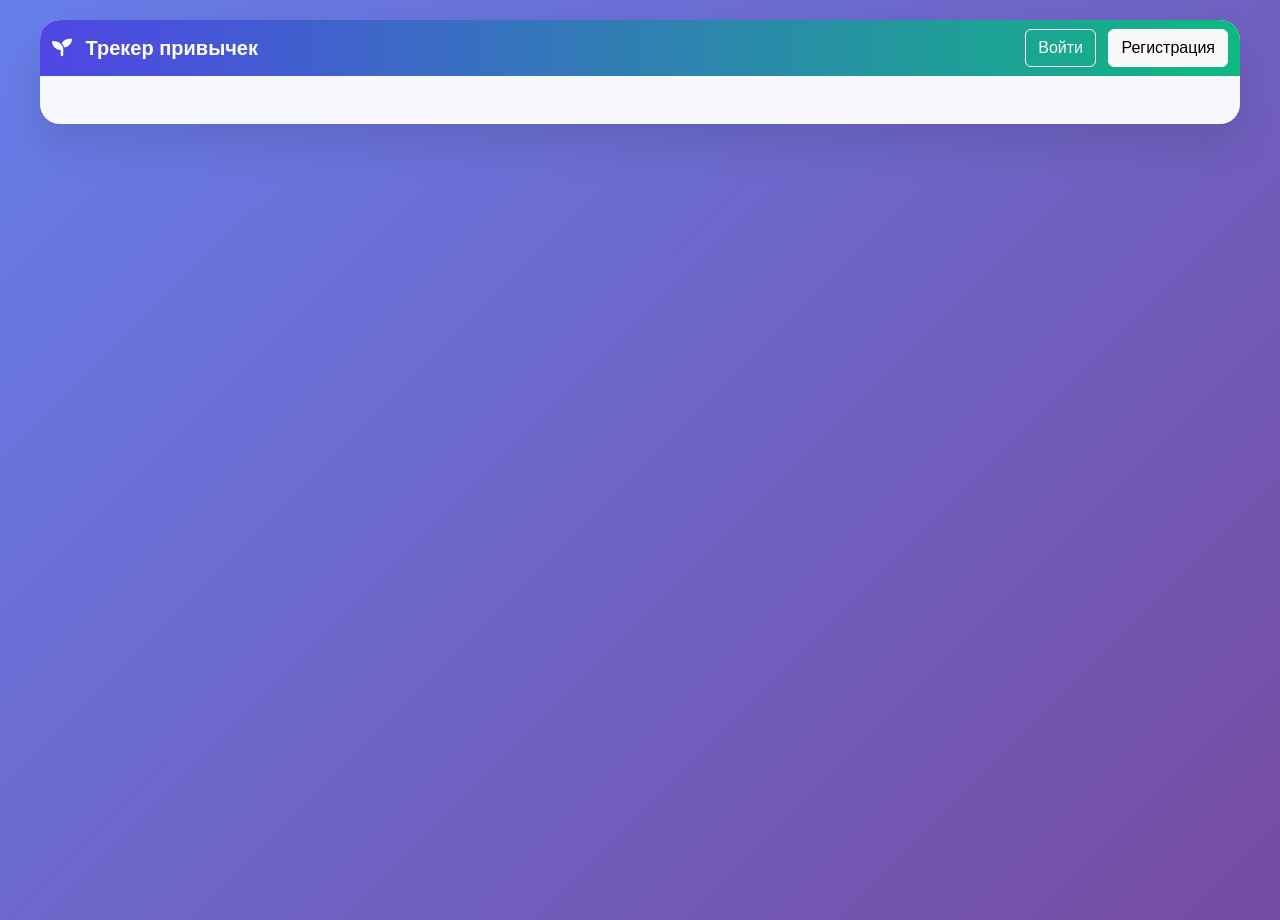
<file: frontend/index.html>
<!DOCTYPE html>
<html lang="ru">
<head>
    <meta charset="UTF-8">
    <meta name="viewport" content="width=device-width, initial-scale=1.0">
    <title>Трекер полезных привычек</title>
    <link href="https://cdn.jsdelivr.net/npm/bootstrap@5.3.0/dist/css/bootstrap.min.css" rel="stylesheet">
    <link href="https://cdnjs.cloudflare.com/ajax/libs/font-awesome/6.0.0/css/all.min.css" rel="stylesheet">
    <link href="styles.css" rel="stylesheet">
    <style>
        :root {
            --primary-color: #4f46e5;
            --secondary-color: #10b981;
            --danger-color: #ef4444;
            --warning-color: #f59e0b;
        }
        
        body {
            background: linear-gradient(135deg, #667eea 0%, #764ba2 100%);
            min-height: 100vh;
            font-family: 'Segoe UI', Tahoma, Geneva, Verdana, sans-serif;
        }
        
        .main-container {
            background: rgba(255, 255, 255, 0.95);
            backdrop-filter: blur(10px);
            border-radius: 20px;
            box-shadow: 0 20px 40px rgba(0, 0, 0, 0.1);
            margin: 20px auto;
            max-width: 1200px;
        }
        
        .navbar-custom {
            background: linear-gradient(90deg, var(--primary-color), var(--secondary-color));
            border-radius: 20px 20px 0 0;
        }
        
        .habit-card {
            border: none;
            border-radius: 15px;
            box-shadow: 0 5px 15px rgba(0, 0, 0, 0.08);
            transition: transform 0.3s ease, box-shadow 0.3s ease;
            margin-bottom: 20px;
        }
        
        .habit-card:hover {
            transform: translateY(-5px);
            box-shadow: 0 10px 25px rgba(0, 0, 0, 0.15);
        }
        
        .habit-pleasant {
            border-left: 5px solid var(--secondary-color);
        }
        
        .habit-useful {
            border-left: 5px solid var(--primary-color);
        }
        
        .btn-custom {
            border-radius: 25px;
            padding: 10px 25px;
            font-weight: 600;
            transition: all 0.3s ease;
        }
        
        .btn-primary-custom {
            background: linear-gradient(45deg, var(--primary-color), #6366f1);
            border: none;
            color: white;
        }
        
        .btn-primary-custom:hover {
            transform: translateY(-2px);
            box-shadow: 0 5px 15px rgba(79, 70, 229, 0.4);
        }
        
        .btn-success-custom {
            background: linear-gradient(45deg, var(--secondary-color), #059669);
            border: none;
            color: white;
        }
        
        .form-control-custom {
            border-radius: 15px;
            border: 2px solid #e5e7eb;
            padding: 12px 20px;
            transition: border-color 0.3s ease;
        }
        
        .form-control-custom:focus {
            border-color: var(--primary-color);
            box-shadow: 0 0 0 0.2rem rgba(79, 70, 229, 0.25);
        }
        
        .stats-card {
            background: linear-gradient(135deg, #667eea 0%, #764ba2 100%);
            color: white;
            border-radius: 15px;
            padding: 20px;
            text-align: center;
        }
        
        .hidden {
            display: none !important;
        }
        
        .loading {
            text-align: center;
            padding: 40px;
        }
        
        .spinner-border-custom {
            color: var(--primary-color);
        }
        
        .alert-custom {
            border-radius: 15px;
            border: none;
        }
        
        .public-badge {
            background: linear-gradient(45deg, var(--warning-color), #f97316);
            color: white;
            border-radius: 20px;
            padding: 5px 15px;
            font-size: 0.8em;
        }
        
        .time-badge {
            background: linear-gradient(45deg, #6b7280, #4b5563);
            color: white;
            border-radius: 15px;
            padding: 5px 12px;
            font-size: 0.85em;
        }
    </style>
</head>
<body>
    <div class="container-fluid">
        <div class="main-container">
            <!-- Navigation -->
            <nav class="navbar navbar-expand-lg navbar-dark navbar-custom">
                <div class="container-fluid">
                    <a class="navbar-brand fw-bold" href="#">
                        <i class="fas fa-seedling me-2"></i>
                        Трекер привычек
                    </a>
                    <div class="navbar-nav ms-auto">
                        <div id="auth-section">
                            <button class="btn btn-outline-light me-2" onclick="showLogin()">Войти</button>
                            <button class="btn btn-light" onclick="showRegister()">Регистрация</button>
                        </div>
                        <div id="user-section" class="hidden">
                            <span class="navbar-text me-3">
                                <i class="fas fa-user me-1"></i>
                                <span id="user-email"></span>
                            </span>
                            <button class="btn btn-outline-light me-2" onclick="showProfile()">Профиль</button>
                            <button class="btn btn-outline-light" onclick="logout()">Выйти</button>
                        </div>
                    </div>
                </div>
            </nav>

            <!-- Main Content -->
            <div class="container-fluid p-4">
                <!-- Login Form -->
                <div id="login-form" class="row justify-content-center hidden">
                    <div class="col-md-6">
                        <div class="card habit-card">
                            <div class="card-header bg-primary text-white">
                                <h4 class="mb-0"><i class="fas fa-sign-in-alt me-2"></i>Авторизация</h4>
                            </div>
                            <div class="card-body">
                                <form onsubmit="login(event)">
                                    <div class="mb-3">
                                        <label class="form-label">Email</label>
                                        <input type="email" class="form-control form-control-custom" id="login-email" required>
                                    </div>
                                    <div class="mb-3">
                                        <label class="form-label">Пароль</label>
                                        <input type="password" class="form-control form-control-custom" id="login-password" required>
                                    </div>
                                    <button type="submit" class="btn btn-primary-custom btn-custom w-100">
                                        <i class="fas fa-sign-in-alt me-2"></i>Войти
                                    </button>
                                </form>
                            </div>
                        </div>
                    </div>
                </div>

                <!-- Registration Form -->
                <div id="register-form" class="row justify-content-center hidden">
                    <div class="col-md-6">
                        <div class="card habit-card">
                            <div class="card-header bg-success text-white">
                                <h4 class="mb-0"><i class="fas fa-user-plus me-2"></i>Регистрация</h4>
                            </div>
                            <div class="card-body">
                                <form onsubmit="register(event)">
                                    <div class="row">
                                        <div class="col-md-6 mb-3">
                                            <label class="form-label">Имя</label>
                                            <input type="text" class="form-control form-control-custom" id="register-first-name">
                                        </div>
                                        <div class="col-md-6 mb-3">
                                            <label class="form-label">Фамилия</label>
                                            <input type="text" class="form-control form-control-custom" id="register-last-name">
                                        </div>
                                    </div>
                                    <div class="mb-3">
                                        <label class="form-label">Username</label>
                                        <input type="text" class="form-control form-control-custom" id="register-username" required>
                                    </div>
                                    <div class="mb-3">
                                        <label class="form-label">Email</label>
                                        <input type="email" class="form-control form-control-custom" id="register-email" required>
                                    </div>
                                    <div class="mb-3">
                                        <label class="form-label">Пароль</label>
                                        <input type="password" class="form-control form-control-custom" id="register-password" required>
                                    </div>
                                    <div class="mb-3">
                                        <label class="form-label">Подтверждение пароля</label>
                                        <input type="password" class="form-control form-control-custom" id="register-password-confirm" required>
                                    </div>
                                    <button type="submit" class="btn btn-success-custom btn-custom w-100">
                                        <i class="fas fa-user-plus me-2"></i>Зарегистрироваться
                                    </button>
                                </form>
                            </div>
                        </div>
                    </div>
                </div>

                <!-- Profile Form -->
                <div id="profile-form" class="row justify-content-center hidden">
                    <div class="col-md-6">
                        <div class="card habit-card">
                            <div class="card-header bg-info text-white">
                                <h4 class="mb-0"><i class="fas fa-user-edit me-2"></i>Профиль</h4>
                            </div>
                            <div class="card-body">
                                <form onsubmit="updateProfile(event)">
                                    <div class="row">
                                        <div class="col-md-6 mb-3">
                                            <label class="form-label">Имя</label>
                                            <input type="text" class="form-control form-control-custom" id="profile-first-name">
                                        </div>
                                        <div class="col-md-6 mb-3">
                                            <label class="form-label">Фамилия</label>
                                            <input type="text" class="form-control form-control-custom" id="profile-last-name">
                                        </div>
                                    </div>
                                    <div class="mb-3">
                                        <label class="form-label">Telegram Chat ID</label>
                                        <input type="text" class="form-control form-control-custom" id="profile-telegram-chat-id" 
                                               placeholder="Для получения уведомлений в Telegram">
                                        <div class="form-text">
                                            <i class="fas fa-info-circle me-1"></i>
                                            Напишите боту @YourHabitBot команду /start для получения Chat ID
                                        </div>
                                    </div>
                                    <button type="submit" class="btn btn-primary-custom btn-custom w-100">
                                        <i class="fas fa-save me-2"></i>Сохранить
                                    </button>
                                </form>
                            </div>
                        </div>
                    </div>
                </div>

                <!-- Main Dashboard -->
                <div id="dashboard" class="hidden">
                    <!-- Stats -->
                    <div class="row mb-4">
                        <div class="col-md-3">
                            <div class="stats-card">
                                <i class="fas fa-list-check fa-2x mb-2"></i>
                                <h3 id="total-habits">0</h3>
                                <p class="mb-0">Всего привычек</p>
                            </div>
                        </div>
                        <div class="col-md-3">
                            <div class="stats-card">
                                <i class="fas fa-heart fa-2x mb-2"></i>
                                <h3 id="pleasant-habits">0</h3>
                                <p class="mb-0">Приятных</p>
                            </div>
                        </div>
                        <div class="col-md-3">
                            <div class="stats-card">
                                <i class="fas fa-globe fa-2x mb-2"></i>
                                <h3 id="public-habits">0</h3>
                                <p class="mb-0">Публичных</p>
                            </div>
                        </div>
                        <div class="col-md-3">
                            <div class="stats-card">
                                <i class="fas fa-clock fa-2x mb-2"></i>
                                <h3 id="avg-time">0</h3>
                                <p class="mb-0">Среднее время (мин)</p>
                            </div>
                        </div>
                    </div>

                    <!-- Navigation Tabs -->
                    <ul class="nav nav-pills mb-4" role="tablist">
                        <li class="nav-item">
                            <button class="nav-link active btn-custom" onclick="showMyHabits()">
                                <i class="fas fa-list me-2"></i>Мои привычки
                            </button>
                        </li>
                        <li class="nav-item">
                            <button class="nav-link btn-custom" onclick="showPublicHabits()">
                                <i class="fas fa-globe me-2"></i>Публичные привычки
                            </button>
                        </li>
                        <li class="nav-item">
                            <button class="nav-link btn-custom" onclick="showAddHabit()">
                                <i class="fas fa-plus me-2"></i>Добавить привычку
                            </button>
                        </li>
                    </ul>

                    <!-- Add Habit Form -->
                    <div id="add-habit-form" class="hidden">
                        <div class="card habit-card">
                            <div class="card-header bg-success text-white">
                                <h4 class="mb-0"><i class="fas fa-plus me-2"></i>Новая привычка</h4>
                            </div>
                            <div class="card-body">
                                <form onsubmit="addHabit(event)">
                                    <div class="row">
                                        <div class="col-md-6 mb-3">
                                            <label class="form-label">Действие *</label>
                                            <input type="text" class="form-control form-control-custom" id="habit-action" 
                                                   placeholder="Например: Выпить стакан воды" required>
                                        </div>
                                        <div class="col-md-6 mb-3">
                                            <label class="form-label">Место *</label>
                                            <input type="text" class="form-control form-control-custom" id="habit-place" 
                                                   placeholder="Например: Кухня" required>
                                        </div>
                                    </div>
                                    <div class="row">
                                        <div class="col-md-4 mb-3">
                                            <label class="form-label">Время *</label>
                                            <input type="time" class="form-control form-control-custom" id="habit-time" required>
                                        </div>
                                        <div class="col-md-4 mb-3">
                                            <label class="form-label">Время выполнения (сек) *</label>
                                            <input type="number" class="form-control form-control-custom" id="habit-execution-time" 
                                                   min="1" max="120" placeholder="60" required>
                                        </div>
                                        <div class="col-md-4 mb-3">
                                            <label class="form-label">Периодичность (дни) *</label>
                                            <select class="form-control form-control-custom" id="habit-periodicity" required>
                                                <option value="1">Ежедневно</option>
                                                <option value="2">Через день</option>
                                                <option value="3">Каждые 3 дня</option>
                                                <option value="7">Еженедельно</option>
                                            </select>
                                        </div>
                                    </div>
                                    <div class="row">
                                        <div class="col-md-6 mb-3">
                                            <div class="form-check">
                                                <input class="form-check-input" type="checkbox" id="habit-is-pleasant" onchange="togglePleasantHabit()">
                                                <label class="form-check-label" for="habit-is-pleasant">
                                                    Приятная привычка
                                                </label>
                                            </div>
                                        </div>
                                        <div class="col-md-6 mb-3">
                                            <div class="form-check">
                                                <input class="form-check-input" type="checkbox" id="habit-is-public">
                                                <label class="form-check-label" for="habit-is-public">
                                                    Публичная привычка
                                                </label>
                                            </div>
                                        </div>
                                    </div>
                                    <div id="reward-section">
                                        <div class="row">
                                            <div class="col-md-6 mb-3">
                                                <label class="form-label">Вознаграждение</label>
                                                <input type="text" class="form-control form-control-custom" id="habit-reward" 
                                                       placeholder="Например: Съесть конфету">
                                            </div>
                                            <div class="col-md-6 mb-3">
                                                <label class="form-label">Связанная привычка</label>
                                                <select class="form-control form-control-custom" id="habit-related">
                                                    <option value="">Выберите приятную привычку</option>
                                                </select>
                                            </div>
                                        </div>
                                    </div>
                                    <button type="submit" class="btn btn-success-custom btn-custom">
                                        <i class="fas fa-plus me-2"></i>Создать привычку
                                    </button>
                                </form>
                            </div>
                        </div>
                    </div>

                    <!-- My Habits -->
                    <div id="my-habits">
                        <div class="d-flex justify-content-between align-items-center mb-3">
                            <h4><i class="fas fa-list me-2"></i>Мои привычки</h4>
                            <div class="btn-group">
                                <button class="btn btn-outline-primary btn-sm" onclick="filterHabits('all')">Все</button>
                                <button class="btn btn-outline-primary btn-sm" onclick="filterHabits('useful')">Полезные</button>
                                <button class="btn btn-outline-primary btn-sm" onclick="filterHabits('pleasant')">Приятные</button>
                            </div>
                        </div>
                        <div id="habits-list" class="row">
                            <!-- Habits will be loaded here -->
                        </div>
                        <div id="habits-pagination" class="d-flex justify-content-center mt-4">
                            <!-- Pagination will be loaded here -->
                        </div>
                    </div>

                    <!-- Public Habits -->
                    <div id="public-habits" class="hidden">
                        <h4 class="mb-3"><i class="fas fa-globe me-2"></i>Публичные привычки</h4>
                        <div id="public-habits-list" class="row">
                            <!-- Public habits will be loaded here -->
                        </div>
                        <div id="public-habits-pagination" class="d-flex justify-content-center mt-4">
                            <!-- Pagination will be loaded here -->
                        </div>
                    </div>
                </div>

                <!-- Loading -->
                <div id="loading" class="loading">
                    <div class="spinner-border spinner-border-custom" role="status">
                        <span class="visually-hidden">Загрузка...</span>
                    </div>
                    <p class="mt-3">Загрузка...</p>
                </div>

                <!-- Alerts -->
                <div id="alerts-container" class="position-fixed top-0 end-0 p-3" style="z-index: 1050;">
                    <!-- Alerts will be shown here -->
                </div>
            </div>
        </div>
    </div>

    <script src="https://cdn.jsdelivr.net/npm/bootstrap@5.3.0/dist/js/bootstrap.bundle.min.js"></script>
    <script src="app.js"></script>
</body>
</html>
</file>
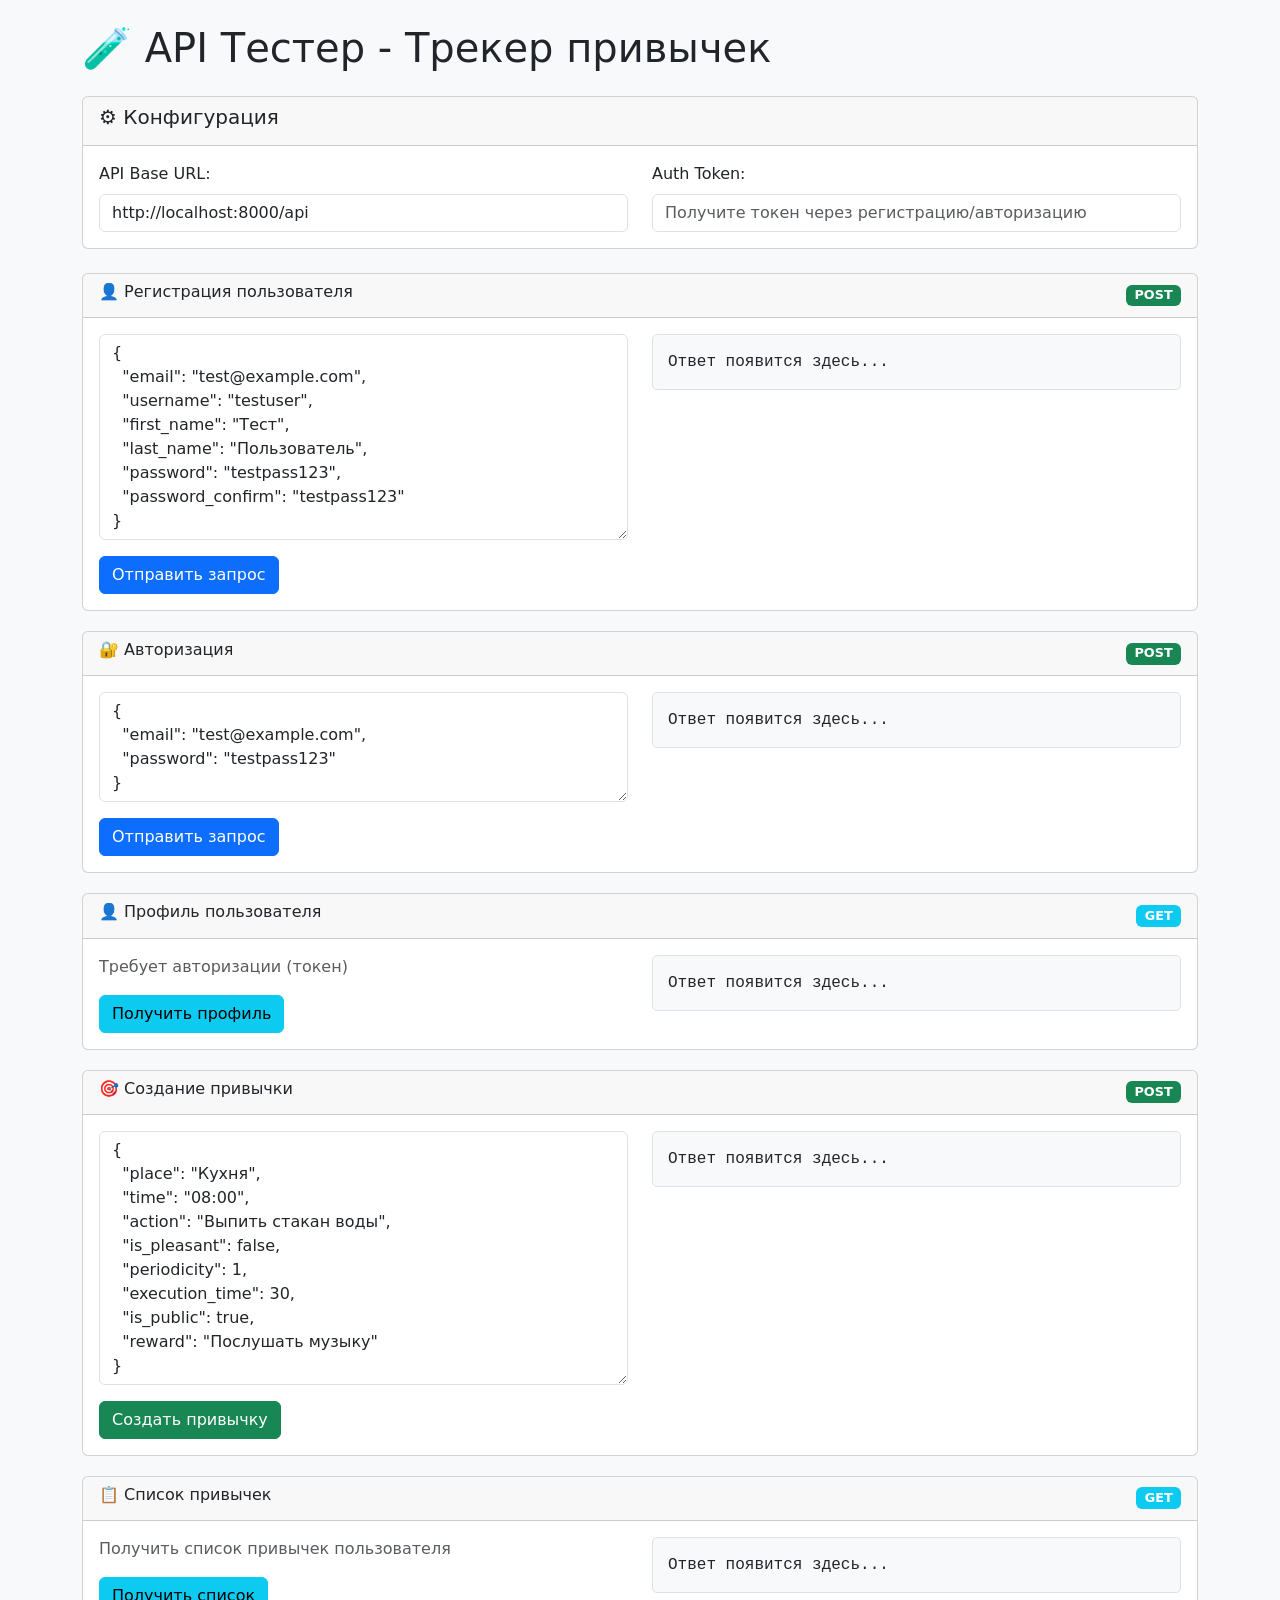
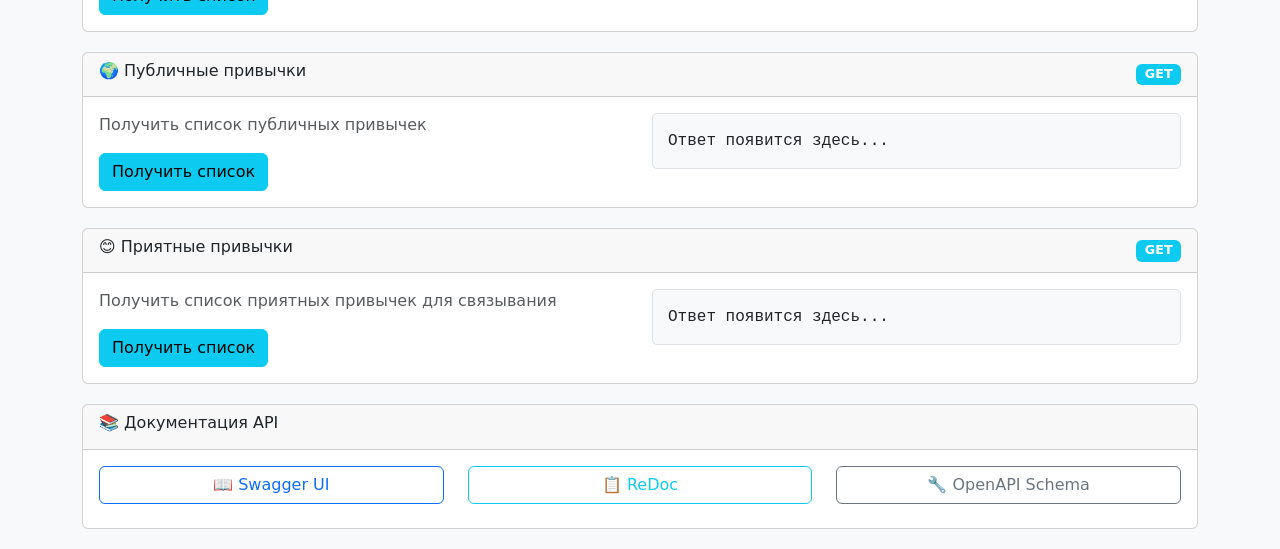
<file: frontend/api_test.html>
<!DOCTYPE html>
<html lang="ru">
<head>
    <meta charset="UTF-8">
    <meta name="viewport" content="width=device-width, initial-scale=1.0">
    <title>API Тестер - Трекер привычек</title>
    <link href="https://cdn.jsdelivr.net/npm/bootstrap@5.3.0/dist/css/bootstrap.min.css" rel="stylesheet">
    <style>
        body { background-color: #f8f9fa; }
        .endpoint-card { margin-bottom: 20px; }
        .response-area { 
            background-color: #f8f9fa; 
            border: 1px solid #dee2e6; 
            border-radius: 5px; 
            padding: 15px; 
            font-family: monospace; 
            white-space: pre-wrap;
            max-height: 300px;
            overflow-y: auto;
        }
        .success { color: #28a745; }
        .error { color: #dc3545; }
        .method-badge { font-size: 0.8em; }
    </style>
</head>
<body>
    <div class="container mt-4">
        <h1 class="mb-4">🧪 API Тестер - Трекер привычек</h1>
        
        <!-- Конфигурация -->
        <div class="card mb-4">
            <div class="card-header">
                <h5>⚙️ Конфигурация</h5>
            </div>
            <div class="card-body">
                <div class="row">
                    <div class="col-md-6">
                        <label class="form-label">API Base URL:</label>
                        <input type="text" class="form-control" id="apiBaseUrl" value="http://localhost:8000/api">
                    </div>
                    <div class="col-md-6">
                        <label class="form-label">Auth Token:</label>
                        <input type="text" class="form-control" id="authToken" placeholder="Получите токен через регистрацию/авторизацию">
                    </div>
                </div>
            </div>
        </div>

        <!-- Регистрация -->
        <div class="card endpoint-card">
            <div class="card-header d-flex justify-content-between align-items-center">
                <h6>👤 Регистрация пользователя</h6>
                <span class="badge bg-success method-badge">POST</span>
            </div>
            <div class="card-body">
                <div class="row">
                    <div class="col-md-6">
                        <textarea class="form-control mb-3" id="registerData" rows="8">{
  "email": "test@example.com",
  "username": "testuser",
  "first_name": "Тест",
  "last_name": "Пользователь",
  "password": "testpass123",
  "password_confirm": "testpass123"
}</textarea>
                        <button class="btn btn-primary" onclick="testRegister()">Отправить запрос</button>
                    </div>
                    <div class="col-md-6">
                        <div class="response-area" id="registerResponse">Ответ появится здесь...</div>
                    </div>
                </div>
            </div>
        </div>

        <!-- Авторизация -->
        <div class="card endpoint-card">
            <div class="card-header d-flex justify-content-between align-items-center">
                <h6>🔐 Авторизация</h6>
                <span class="badge bg-success method-badge">POST</span>
            </div>
            <div class="card-body">
                <div class="row">
                    <div class="col-md-6">
                        <textarea class="form-control mb-3" id="loginData" rows="4">{
  "email": "test@example.com",
  "password": "testpass123"
}</textarea>
                        <button class="btn btn-primary" onclick="testLogin()">Отправить запрос</button>
                    </div>
                    <div class="col-md-6">
                        <div class="response-area" id="loginResponse">Ответ появится здесь...</div>
                    </div>
                </div>
            </div>
        </div>

        <!-- Профиль -->
        <div class="card endpoint-card">
            <div class="card-header d-flex justify-content-between align-items-center">
                <h6>👤 Профиль пользователя</h6>
                <span class="badge bg-info method-badge">GET</span>
            </div>
            <div class="card-body">
                <div class="row">
                    <div class="col-md-6">
                        <p class="text-muted">Требует авторизации (токен)</p>
                        <button class="btn btn-info" onclick="testProfile()">Получить профиль</button>
                    </div>
                    <div class="col-md-6">
                        <div class="response-area" id="profileResponse">Ответ появится здесь...</div>
                    </div>
                </div>
            </div>
        </div>

        <!-- Создание привычки -->
        <div class="card endpoint-card">
            <div class="card-header d-flex justify-content-between align-items-center">
                <h6>🎯 Создание привычки</h6>
                <span class="badge bg-success method-badge">POST</span>
            </div>
            <div class="card-body">
                <div class="row">
                    <div class="col-md-6">
                        <textarea class="form-control mb-3" id="habitData" rows="10">{
  "place": "Кухня",
  "time": "08:00",
  "action": "Выпить стакан воды",
  "is_pleasant": false,
  "periodicity": 1,
  "execution_time": 30,
  "is_public": true,
  "reward": "Послушать музыку"
}</textarea>
                        <button class="btn btn-success" onclick="testCreateHabit()">Создать привычку</button>
                    </div>
                    <div class="col-md-6">
                        <div class="response-area" id="habitResponse">Ответ появится здесь...</div>
                    </div>
                </div>
            </div>
        </div>

        <!-- Список привычек -->
        <div class="card endpoint-card">
            <div class="card-header d-flex justify-content-between align-items-center">
                <h6>📋 Список привычек</h6>
                <span class="badge bg-info method-badge">GET</span>
            </div>
            <div class="card-body">
                <div class="row">
                    <div class="col-md-6">
                        <p class="text-muted">Получить список привычек пользователя</p>
                        <button class="btn btn-info" onclick="testGetHabits()">Получить список</button>
                    </div>
                    <div class="col-md-6">
                        <div class="response-area" id="habitsResponse">Ответ появится здесь...</div>
                    </div>
                </div>
            </div>
        </div>

        <!-- Публичные привычки -->
        <div class="card endpoint-card">
            <div class="card-header d-flex justify-content-between align-items-center">
                <h6>🌍 Публичные привычки</h6>
                <span class="badge bg-info method-badge">GET</span>
            </div>
            <div class="card-body">
                <div class="row">
                    <div class="col-md-6">
                        <p class="text-muted">Получить список публичных привычек</p>
                        <button class="btn btn-info" onclick="testGetPublicHabits()">Получить список</button>
                    </div>
                    <div class="col-md-6">
                        <div class="response-area" id="publicHabitsResponse">Ответ появится здесь...</div>
                    </div>
                </div>
            </div>
        </div>

        <!-- Приятные привычки -->
        <div class="card endpoint-card">
            <div class="card-header d-flex justify-content-between align-items-center">
                <h6>😊 Приятные привычки</h6>
                <span class="badge bg-info method-badge">GET</span>
            </div>
            <div class="card-body">
                <div class="row">
                    <div class="col-md-6">
                        <p class="text-muted">Получить список приятных привычек для связывания</p>
                        <button class="btn btn-info" onclick="testGetPleasantHabits()">Получить список</button>
                    </div>
                    <div class="col-md-6">
                        <div class="response-area" id="pleasantHabitsResponse">Ответ появится здесь...</div>
                    </div>
                </div>
            </div>
        </div>

        <!-- Документация -->
        <div class="card endpoint-card">
            <div class="card-header">
                <h6>📚 Документация API</h6>
            </div>
            <div class="card-body">
                <div class="row">
                    <div class="col-md-4">
                        <a href="http://localhost:8000/api/docs/" target="_blank" class="btn btn-outline-primary w-100 mb-2">
                            📖 Swagger UI
                        </a>
                    </div>
                    <div class="col-md-4">
                        <a href="http://localhost:8000/api/redoc/" target="_blank" class="btn btn-outline-info w-100 mb-2">
                            📋 ReDoc
                        </a>
                    </div>
                    <div class="col-md-4">
                        <button class="btn btn-outline-secondary w-100 mb-2" onclick="testSchema()">
                            🔧 OpenAPI Schema
                        </button>
                    </div>
                </div>
                <div class="response-area" id="schemaResponse" style="display: none;">Schema появится здесь...</div>
            </div>
        </div>
    </div>

    <script>
        // Утилиты
        function getApiUrl() {
            return document.getElementById('apiBaseUrl').value;
        }

        function getAuthToken() {
            return document.getElementById('authToken').value;
        }

        function showResponse(elementId, response, isError = false) {
            const element = document.getElementById(elementId);
            element.className = `response-area ${isError ? 'error' : 'success'}`;
            element.textContent = JSON.stringify(response, null, 2);
        }

        function showError(elementId, error) {
            showResponse(elementId, { error: error.message || error }, true);
        }

        async function makeRequest(url, options = {}) {
            const token = getAuthToken();
            const headers = {
                'Content-Type': 'application/json',
                ...options.headers
            };

            if (token) {
                headers['Authorization'] = `Token ${token}`;
            }

            const response = await fetch(url, {
                ...options,
                headers
            });

            const data = await response.json();
            
            if (!response.ok) {
                throw new Error(data.detail || data.error || `HTTP ${response.status}`);
            }

            return data;
        }

        // Тесты API
        async function testRegister() {
            try {
                const data = JSON.parse(document.getElementById('registerData').value);
                const response = await makeRequest(`${getApiUrl()}/users/register/`, {
                    method: 'POST',
                    body: JSON.stringify(data)
                });
                
                // Автоматически сохраняем токен
                if (response.token) {
                    document.getElementById('authToken').value = response.token;
                }
                
                showResponse('registerResponse', response);
            } catch (error) {
                showError('registerResponse', error);
            }
        }

        async function testLogin() {
            try {
                const data = JSON.parse(document.getElementById('loginData').value);
                const response = await makeRequest(`${getApiUrl()}/users/login/`, {
                    method: 'POST',
                    body: JSON.stringify(data)
                });
                
                // Автоматически сохраняем токен
                if (response.token) {
                    document.getElementById('authToken').value = response.token;
                }
                
                showResponse('loginResponse', response);
            } catch (error) {
                showError('loginResponse', error);
            }
        }

        async function testProfile() {
            try {
                const response = await makeRequest(`${getApiUrl()}/users/profile/`);
                showResponse('profileResponse', response);
            } catch (error) {
                showError('profileResponse', error);
            }
        }

        async function testCreateHabit() {
            try {
                const data = JSON.parse(document.getElementById('habitData').value);
                const response = await makeRequest(`${getApiUrl()}/habits/`, {
                    method: 'POST',
                    body: JSON.stringify(data)
                });
                showResponse('habitResponse', response);
            } catch (error) {
                showError('habitResponse', error);
            }
        }

        async function testGetHabits() {
            try {
                const response = await makeRequest(`${getApiUrl()}/habits/`);
                showResponse('habitsResponse', response);
            } catch (error) {
                showError('habitsResponse', error);
            }
        }

        async function testGetPublicHabits() {
            try {
                const response = await makeRequest(`${getApiUrl()}/public-habits/`);
                showResponse('publicHabitsResponse', response);
            } catch (error) {
                showError('publicHabitsResponse', error);
            }
        }

        async function testGetPleasantHabits() {
            try {
                const response = await makeRequest(`${getApiUrl()}/habits/pleasant_habits/`);
                showResponse('pleasantHabitsResponse', response);
            } catch (error) {
                showError('pleasantHabitsResponse', error);
            }
        }

        async function testSchema() {
            try {
                const response = await fetch(`${getApiUrl()}/schema/`);
                const data = await response.json();
                document.getElementById('schemaResponse').style.display = 'block';
                showResponse('schemaResponse', data);
            } catch (error) {
                document.getElementById('schemaResponse').style.display = 'block';
                showError('schemaResponse', error);
            }
        }
    </script>
</body>
</html>
</file>
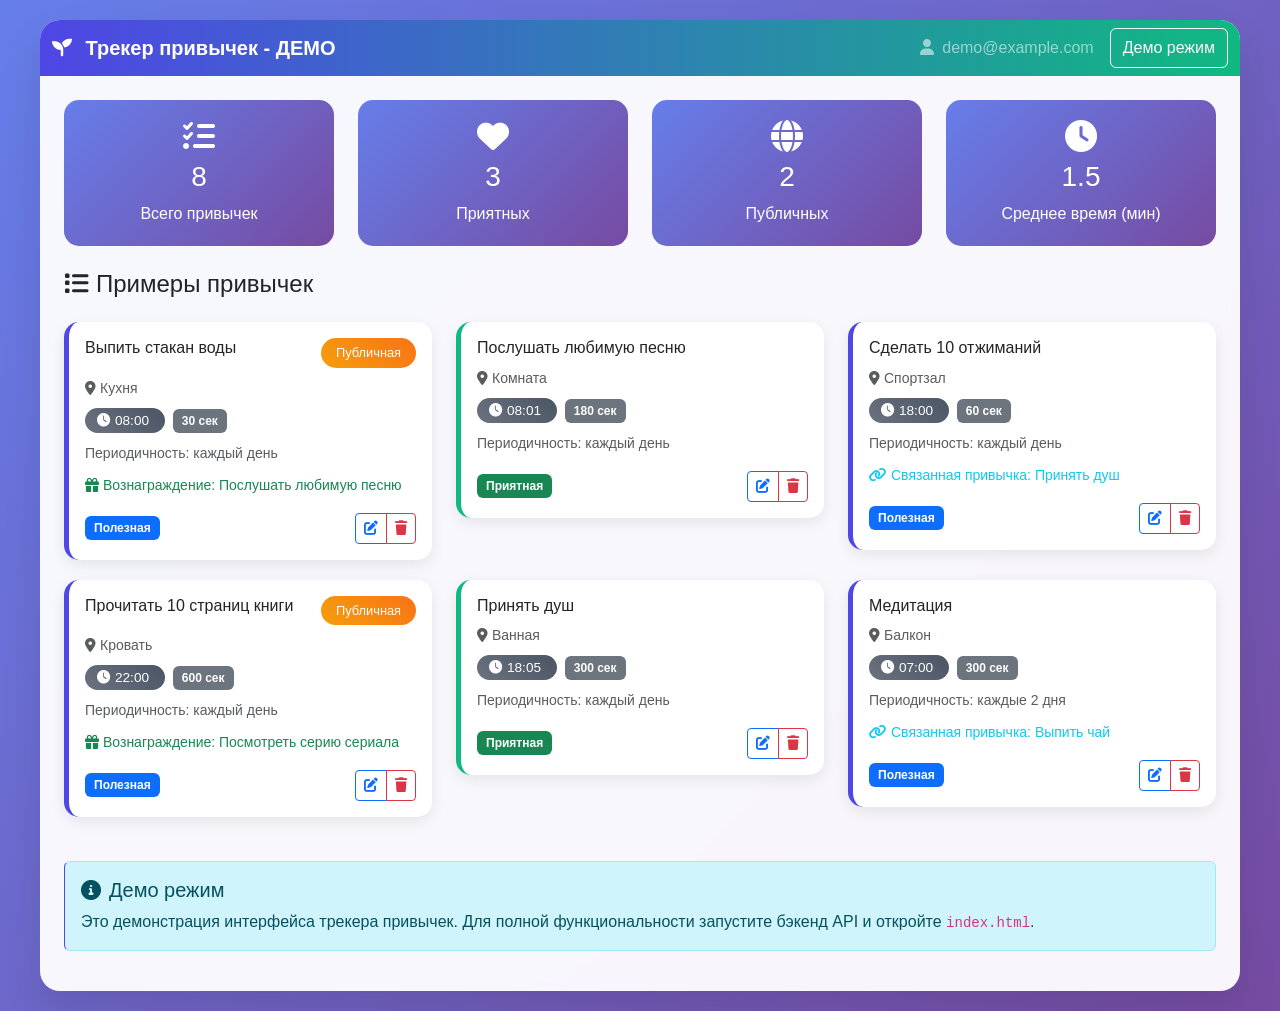
<file: frontend/demo.html>
<!DOCTYPE html>
<html lang="ru">
<head>
    <meta charset="UTF-8">
    <meta name="viewport" content="width=device-width, initial-scale=1.0">
    <title>Демо - Трекер привычек</title>
    <link href="https://cdn.jsdelivr.net/npm/bootstrap@5.3.0/dist/css/bootstrap.min.css" rel="stylesheet">
    <link href="https://cdnjs.cloudflare.com/ajax/libs/font-awesome/6.0.0/css/all.min.css" rel="stylesheet">
    <link href="styles.css" rel="stylesheet">
    <style>
        :root {
            --primary-color: #4f46e5;
            --secondary-color: #10b981;
            --danger-color: #ef4444;
            --warning-color: #f59e0b;
        }
        
        body {
            background: linear-gradient(135deg, #667eea 0%, #764ba2 100%);
            min-height: 100vh;
            font-family: 'Segoe UI', Tahoma, Geneva, Verdana, sans-serif;
        }
        
        .main-container {
            background: rgba(255, 255, 255, 0.95);
            backdrop-filter: blur(10px);
            border-radius: 20px;
            box-shadow: 0 20px 40px rgba(0, 0, 0, 0.1);
            margin: 20px auto;
            max-width: 1200px;
        }
        
        .navbar-custom {
            background: linear-gradient(90deg, var(--primary-color), var(--secondary-color));
            border-radius: 20px 20px 0 0;
        }
        
        .habit-card {
            border: none;
            border-radius: 15px;
            box-shadow: 0 5px 15px rgba(0, 0, 0, 0.08);
            transition: transform 0.3s ease, box-shadow 0.3s ease;
            margin-bottom: 20px;
        }
        
        .habit-card:hover {
            transform: translateY(-5px);
            box-shadow: 0 10px 25px rgba(0, 0, 0, 0.15);
        }
        
        .habit-pleasant {
            border-left: 5px solid var(--secondary-color);
        }
        
        .habit-useful {
            border-left: 5px solid var(--primary-color);
        }
        
        .stats-card {
            background: linear-gradient(135deg, #667eea 0%, #764ba2 100%);
            color: white;
            border-radius: 15px;
            padding: 20px;
            text-align: center;
        }
        
        .time-badge {
            background: linear-gradient(45deg, #6b7280, #4b5563);
            color: white;
            border-radius: 15px;
            padding: 5px 12px;
            font-size: 0.85em;
        }
        
        .public-badge {
            background: linear-gradient(45deg, var(--warning-color), #f97316);
            color: white;
            border-radius: 20px;
            padding: 5px 15px;
            font-size: 0.8em;
        }
    </style>
</head>
<body>
    <div class="container-fluid">
        <div class="main-container">
            <!-- Navigation -->
            <nav class="navbar navbar-expand-lg navbar-dark navbar-custom">
                <div class="container-fluid">
                    <a class="navbar-brand fw-bold" href="#">
                        <i class="fas fa-seedling me-2"></i>
                        Трекер привычек - ДЕМО
                    </a>
                    <div class="navbar-nav ms-auto">
                        <span class="navbar-text me-3">
                            <i class="fas fa-user me-1"></i>
                            demo@example.com
                        </span>
                        <button class="btn btn-outline-light">Демо режим</button>
                    </div>
                </div>
            </nav>

            <!-- Main Content -->
            <div class="container-fluid p-4">
                <!-- Stats -->
                <div class="row mb-4">
                    <div class="col-md-3">
                        <div class="stats-card">
                            <i class="fas fa-list-check fa-2x mb-2"></i>
                            <h3>8</h3>
                            <p class="mb-0">Всего привычек</p>
                        </div>
                    </div>
                    <div class="col-md-3">
                        <div class="stats-card">
                            <i class="fas fa-heart fa-2x mb-2"></i>
                            <h3>3</h3>
                            <p class="mb-0">Приятных</p>
                        </div>
                    </div>
                    <div class="col-md-3">
                        <div class="stats-card">
                            <i class="fas fa-globe fa-2x mb-2"></i>
                            <h3>2</h3>
                            <p class="mb-0">Публичных</p>
                        </div>
                    </div>
                    <div class="col-md-3">
                        <div class="stats-card">
                            <i class="fas fa-clock fa-2x mb-2"></i>
                            <h3>1.5</h3>
                            <p class="mb-0">Среднее время (мин)</p>
                        </div>
                    </div>
                </div>

                <!-- Demo Habits -->
                <div class="row">
                    <div class="col-12 mb-3">
                        <h4><i class="fas fa-list me-2"></i>Примеры привычек</h4>
                    </div>
                    
                    <!-- Habit 1 -->
                    <div class="col-md-6 col-lg-4">
                        <div class="card habit-card habit-useful">
                            <div class="card-body">
                                <div class="d-flex justify-content-between align-items-start mb-2">
                                    <h6 class="card-title mb-0">Выпить стакан воды</h6>
                                    <span class="public-badge">Публичная</span>
                                </div>
                                
                                <div class="mb-2">
                                    <small class="text-muted">
                                        <i class="fas fa-map-marker-alt me-1"></i>Кухня
                                    </small>
                                </div>
                                
                                <div class="mb-2">
                                    <span class="time-badge">
                                        <i class="fas fa-clock me-1"></i>08:00
                                    </span>
                                    <span class="badge bg-secondary ms-2">30 сек</span>
                                </div>
                                
                                <div class="mb-2">
                                    <small class="text-muted">Периодичность: каждый день</small>
                                </div>
                                
                                <div class="mb-2">
                                    <small class="text-success">
                                        <i class="fas fa-gift me-1"></i>Вознаграждение: Послушать любимую песню
                                    </small>
                                </div>
                                
                                <div class="d-flex justify-content-between align-items-center mt-3">
                                    <span class="badge bg-primary">Полезная</span>
                                    <div class="btn-group btn-group-sm">
                                        <button class="btn btn-outline-primary">
                                            <i class="fas fa-edit"></i>
                                        </button>
                                        <button class="btn btn-outline-danger">
                                            <i class="fas fa-trash"></i>
                                        </button>
                                    </div>
                                </div>
                            </div>
                        </div>
                    </div>

                    <!-- Habit 2 -->
                    <div class="col-md-6 col-lg-4">
                        <div class="card habit-card habit-pleasant">
                            <div class="card-body">
                                <div class="d-flex justify-content-between align-items-start mb-2">
                                    <h6 class="card-title mb-0">Послушать любимую песню</h6>
                                </div>
                                
                                <div class="mb-2">
                                    <small class="text-muted">
                                        <i class="fas fa-map-marker-alt me-1"></i>Комната
                                    </small>
                                </div>
                                
                                <div class="mb-2">
                                    <span class="time-badge">
                                        <i class="fas fa-clock me-1"></i>08:01
                                    </span>
                                    <span class="badge bg-secondary ms-2">180 сек</span>
                                </div>
                                
                                <div class="mb-2">
                                    <small class="text-muted">Периодичность: каждый день</small>
                                </div>
                                
                                <div class="d-flex justify-content-between align-items-center mt-3">
                                    <span class="badge bg-success">Приятная</span>
                                    <div class="btn-group btn-group-sm">
                                        <button class="btn btn-outline-primary">
                                            <i class="fas fa-edit"></i>
                                        </button>
                                        <button class="btn btn-outline-danger">
                                            <i class="fas fa-trash"></i>
                                        </button>
                                    </div>
                                </div>
                            </div>
                        </div>
                    </div>

                    <!-- Habit 3 -->
                    <div class="col-md-6 col-lg-4">
                        <div class="card habit-card habit-useful">
                            <div class="card-body">
                                <div class="d-flex justify-content-between align-items-start mb-2">
                                    <h6 class="card-title mb-0">Сделать 10 отжиманий</h6>
                                </div>
                                
                                <div class="mb-2">
                                    <small class="text-muted">
                                        <i class="fas fa-map-marker-alt me-1"></i>Спортзал
                                    </small>
                                </div>
                                
                                <div class="mb-2">
                                    <span class="time-badge">
                                        <i class="fas fa-clock me-1"></i>18:00
                                    </span>
                                    <span class="badge bg-secondary ms-2">60 сек</span>
                                </div>
                                
                                <div class="mb-2">
                                    <small class="text-muted">Периодичность: каждый день</small>
                                </div>
                                
                                <div class="mb-2">
                                    <small class="text-info">
                                        <i class="fas fa-link me-1"></i>Связанная привычка: Принять душ
                                    </small>
                                </div>
                                
                                <div class="d-flex justify-content-between align-items-center mt-3">
                                    <span class="badge bg-primary">Полезная</span>
                                    <div class="btn-group btn-group-sm">
                                        <button class="btn btn-outline-primary">
                                            <i class="fas fa-edit"></i>
                                        </button>
                                        <button class="btn btn-outline-danger">
                                            <i class="fas fa-trash"></i>
                                        </button>
                                    </div>
                                </div>
                            </div>
                        </div>
                    </div>

                    <!-- Habit 4 -->
                    <div class="col-md-6 col-lg-4">
                        <div class="card habit-card habit-useful">
                            <div class="card-body">
                                <div class="d-flex justify-content-between align-items-start mb-2">
                                    <h6 class="card-title mb-0">Прочитать 10 страниц книги</h6>
                                    <span class="public-badge">Публичная</span>
                                </div>
                                
                                <div class="mb-2">
                                    <small class="text-muted">
                                        <i class="fas fa-map-marker-alt me-1"></i>Кровать
                                    </small>
                                </div>
                                
                                <div class="mb-2">
                                    <span class="time-badge">
                                        <i class="fas fa-clock me-1"></i>22:00
                                    </span>
                                    <span class="badge bg-secondary ms-2">600 сек</span>
                                </div>
                                
                                <div class="mb-2">
                                    <small class="text-muted">Периодичность: каждый день</small>
                                </div>
                                
                                <div class="mb-2">
                                    <small class="text-success">
                                        <i class="fas fa-gift me-1"></i>Вознаграждение: Посмотреть серию сериала
                                    </small>
                                </div>
                                
                                <div class="d-flex justify-content-between align-items-center mt-3">
                                    <span class="badge bg-primary">Полезная</span>
                                    <div class="btn-group btn-group-sm">
                                        <button class="btn btn-outline-primary">
                                            <i class="fas fa-edit"></i>
                                        </button>
                                        <button class="btn btn-outline-danger">
                                            <i class="fas fa-trash"></i>
                                        </button>
                                    </div>
                                </div>
                            </div>
                        </div>
                    </div>

                    <!-- Habit 5 -->
                    <div class="col-md-6 col-lg-4">
                        <div class="card habit-card habit-pleasant">
                            <div class="card-body">
                                <div class="d-flex justify-content-between align-items-start mb-2">
                                    <h6 class="card-title mb-0">Принять душ</h6>
                                </div>
                                
                                <div class="mb-2">
                                    <small class="text-muted">
                                        <i class="fas fa-map-marker-alt me-1"></i>Ванная
                                    </small>
                                </div>
                                
                                <div class="mb-2">
                                    <span class="time-badge">
                                        <i class="fas fa-clock me-1"></i>18:05
                                    </span>
                                    <span class="badge bg-secondary ms-2">300 сек</span>
                                </div>
                                
                                <div class="mb-2">
                                    <small class="text-muted">Периодичность: каждый день</small>
                                </div>
                                
                                <div class="d-flex justify-content-between align-items-center mt-3">
                                    <span class="badge bg-success">Приятная</span>
                                    <div class="btn-group btn-group-sm">
                                        <button class="btn btn-outline-primary">
                                            <i class="fas fa-edit"></i>
                                        </button>
                                        <button class="btn btn-outline-danger">
                                            <i class="fas fa-trash"></i>
                                        </button>
                                    </div>
                                </div>
                            </div>
                        </div>
                    </div>

                    <!-- Habit 6 -->
                    <div class="col-md-6 col-lg-4">
                        <div class="card habit-card habit-useful">
                            <div class="card-body">
                                <div class="d-flex justify-content-between align-items-start mb-2">
                                    <h6 class="card-title mb-0">Медитация</h6>
                                </div>
                                
                                <div class="mb-2">
                                    <small class="text-muted">
                                        <i class="fas fa-map-marker-alt me-1"></i>Балкон
                                    </small>
                                </div>
                                
                                <div class="mb-2">
                                    <span class="time-badge">
                                        <i class="fas fa-clock me-1"></i>07:00
                                    </span>
                                    <span class="badge bg-secondary ms-2">300 сек</span>
                                </div>
                                
                                <div class="mb-2">
                                    <small class="text-muted">Периодичность: каждые 2 дня</small>
                                </div>
                                
                                <div class="mb-2">
                                    <small class="text-info">
                                        <i class="fas fa-link me-1"></i>Связанная привычка: Выпить чай
                                    </small>
                                </div>
                                
                                <div class="d-flex justify-content-between align-items-center mt-3">
                                    <span class="badge bg-primary">Полезная</span>
                                    <div class="btn-group btn-group-sm">
                                        <button class="btn btn-outline-primary">
                                            <i class="fas fa-edit"></i>
                                        </button>
                                        <button class="btn btn-outline-danger">
                                            <i class="fas fa-trash"></i>
                                        </button>
                                    </div>
                                </div>
                            </div>
                        </div>
                    </div>
                </div>

                <!-- Demo Info -->
                <div class="row mt-4">
                    <div class="col-12">
                        <div class="alert alert-info">
                            <h5><i class="fas fa-info-circle me-2"></i>Демо режим</h5>
                            <p class="mb-0">
                                Это демонстрация интерфейса трекера привычек. 
                                Для полной функциональности запустите бэкенд API и откройте <code>index.html</code>.
                            </p>
                        </div>
                    </div>
                </div>
            </div>
        </div>
    </div>

    <script src="https://cdn.jsdelivr.net/npm/bootstrap@5.3.0/dist/js/bootstrap.bundle.min.js"></script>
</body>
</html>
</file>
<file: frontend/styles.css>
/* Additional custom styles for Habit Tracker */

/* Animations */
@keyframes fadeIn {
    from { opacity: 0; transform: translateY(20px); }
    to { opacity: 1; transform: translateY(0); }
}

@keyframes slideIn {
    from { transform: translateX(-100%); }
    to { transform: translateX(0); }
}

@keyframes pulse {
    0% { transform: scale(1); }
    50% { transform: scale(1.05); }
    100% { transform: scale(1); }
}

/* Apply animations */
.habit-card {
    animation: fadeIn 0.5s ease-out;
}

.stats-card {
    animation: slideIn 0.6s ease-out;
}

.btn-custom:hover {
    animation: pulse 0.3s ease-in-out;
}

/* Custom scrollbar */
::-webkit-scrollbar {
    width: 8px;
}

::-webkit-scrollbar-track {
    background: #f1f1f1;
    border-radius: 10px;
}

::-webkit-scrollbar-thumb {
    background: linear-gradient(45deg, var(--primary-color), var(--secondary-color));
    border-radius: 10px;
}

::-webkit-scrollbar-thumb:hover {
    background: linear-gradient(45deg, #3730a3, #047857);
}

/* Responsive design improvements */
@media (max-width: 768px) {
    .main-container {
        margin: 10px;
        border-radius: 15px;
    }
    
    .stats-card {
        margin-bottom: 15px;
    }
    
    .habit-card {
        margin-bottom: 15px;
    }
    
    .btn-custom {
        padding: 8px 20px;
        font-size: 0.9em;
    }
    
    .navbar-brand {
        font-size: 1.1em;
    }
    
    .card-title {
        font-size: 1em;
    }
}

@media (max-width: 576px) {
    .container-fluid {
        padding: 5px;
    }
    
    .main-container {
        margin: 5px;
    }
    
    .btn-group .btn {
        font-size: 0.8em;
        padding: 5px 10px;
    }
    
    .stats-card h3 {
        font-size: 1.5em;
    }
    
    .stats-card p {
        font-size: 0.9em;
    }
}

/* Loading animation */
.spinner-border-custom {
    width: 3rem;
    height: 3rem;
}

/* Form improvements */
.form-control-custom:focus {
    transform: translateY(-2px);
    transition: all 0.3s ease;
}

/* Badge improvements */
.badge {
    font-size: 0.75em;
    padding: 0.5em 0.75em;
}

/* Card hover effects */
.habit-card:hover .card-title {
    color: var(--primary-color);
    transition: color 0.3s ease;
}

/* Navigation improvements */
.nav-pills .nav-link {
    margin-right: 10px;
    margin-bottom: 5px;
}

.nav-pills .nav-link.active {
    background: linear-gradient(45deg, var(--primary-color), var(--secondary-color));
}

/* Alert improvements */
.alert-custom {
    border-left: 4px solid;
    animation: slideIn 0.3s ease-out;
}

.alert-success {
    border-left-color: var(--secondary-color);
}

.alert-danger {
    border-left-color: var(--danger-color);
}

.alert-warning {
    border-left-color: var(--warning-color);
}

.alert-info {
    border-left-color: var(--primary-color);
}

/* Pagination improvements */
.pagination .page-link {
    border-radius: 20px;
    margin: 0 5px;
    border: none;
    color: var(--primary-color);
}

.pagination .page-item.active .page-link {
    background: linear-gradient(45deg, var(--primary-color), var(--secondary-color));
    border: none;
}

/* Empty state improvements */
.text-center.py-5 i {
    animation: pulse 2s infinite;
}

/* Form validation styles */
.form-control:invalid {
    border-color: var(--danger-color);
}

.form-control:valid {
    border-color: var(--secondary-color);
}

/* Button loading state */
.btn-loading {
    position: relative;
    color: transparent !important;
}

.btn-loading::after {
    content: "";
    position: absolute;
    width: 16px;
    height: 16px;
    top: 50%;
    left: 50%;
    margin-left: -8px;
    margin-top: -8px;
    border: 2px solid #ffffff;
    border-radius: 50%;
    border-top-color: transparent;
    animation: spin 1s linear infinite;
}

@keyframes spin {
    to { transform: rotate(360deg); }
}

/* Dark mode support */
@media (prefers-color-scheme: dark) {
    .main-container {
        background: rgba(30, 30, 30, 0.95);
        color: #ffffff;
    }
    
    .habit-card {
        background: rgba(40, 40, 40, 0.9);
        color: #ffffff;
    }
    
    .form-control-custom {
        background: rgba(50, 50, 50, 0.8);
        border-color: #555;
        color: #ffffff;
    }
    
    .text-muted {
        color: #aaa !important;
    }
}

/* Print styles */
@media print {
    .navbar-custom,
    .btn,
    .pagination,
    #alerts-container {
        display: none !important;
    }
    
    .main-container {
        box-shadow: none;
        background: white;
    }
    
    .habit-card {
        break-inside: avoid;
        box-shadow: none;
        border: 1px solid #ddd;
    }
}
</file>
